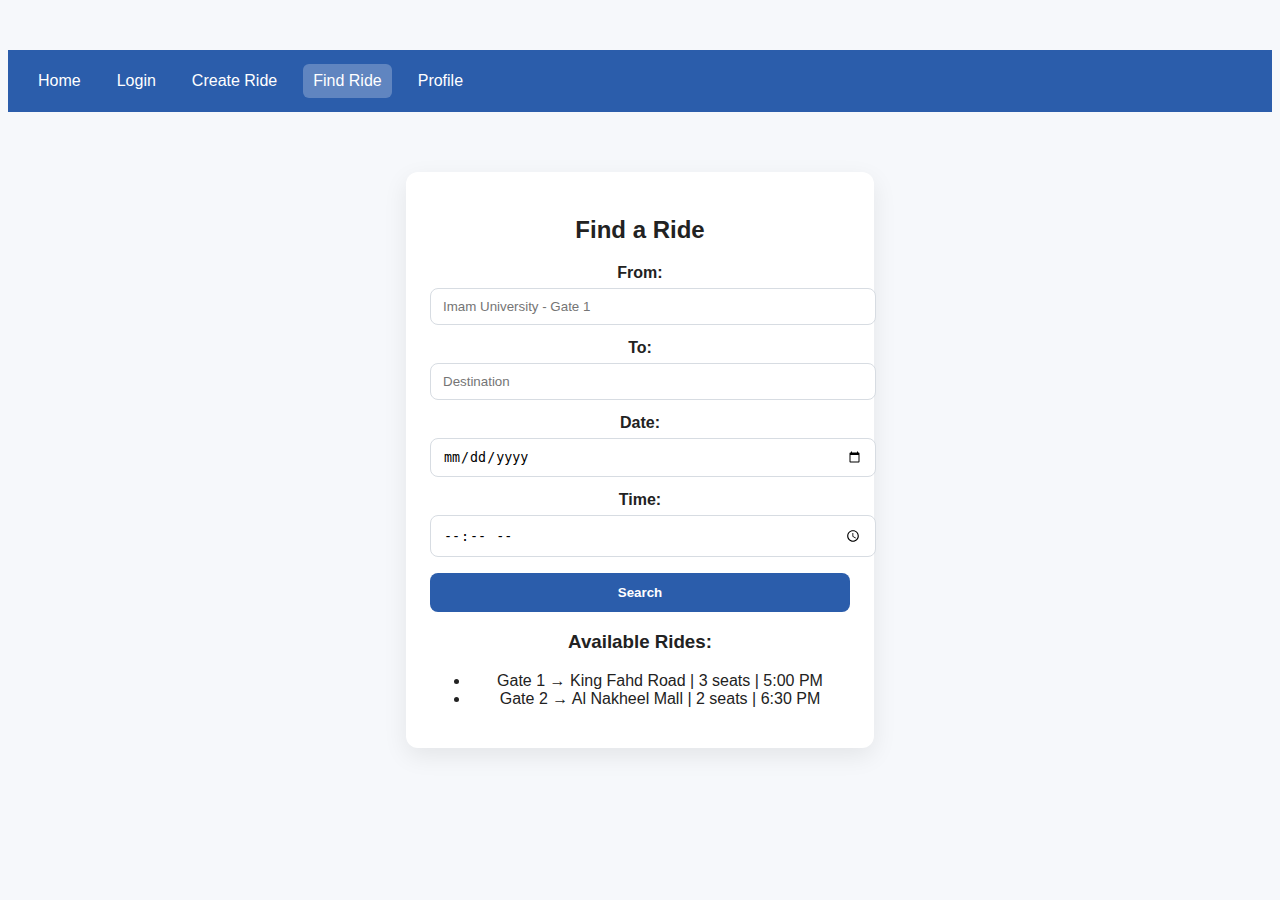
<file: find-ride.html>
<!DOCTYPE html>
<html lang="en">
<head>
  <meta charset="UTF-8">
  <title>CampusRide - Find Ride</title>
  <link rel="stylesheet" href="style.css">
</head>
<body>
  <nav class="top-nav">
    <a href="index.html">Home</a>
    <a href="login.html">Login</a>
    <a href="create-ride.html">Create Ride</a>
    <a href="find-ride.html" class="active">Find Ride</a>
    <a href="profile.html">Profile</a>
  </nav>

  <div class="container card">
    <h2>Find a Ride</h2>
    <form class="form">
      <label>From:</label>
      <input type="text" placeholder="Imam University - Gate 1" required>

      <label>To:</label>
      <input type="text" placeholder="Destination" required>

      <label>Date:</label>
      <input type="date" required>

      <label>Time:</label>
      <input type="time" required>

      <button type="submit" class="primary-btn">Search</button>
    </form>

    <div class="results">
      <h3>Available Rides:</h3>
      <ul>
        <li>Gate 1 → King Fahd Road | 3 seats | 5:00 PM</li>
        <li>Gate 2 → Al Nakheel Mall | 2 seats | 6:30 PM</li>
      </ul>
    </div>
  </div>
</body>
</html>
</file>
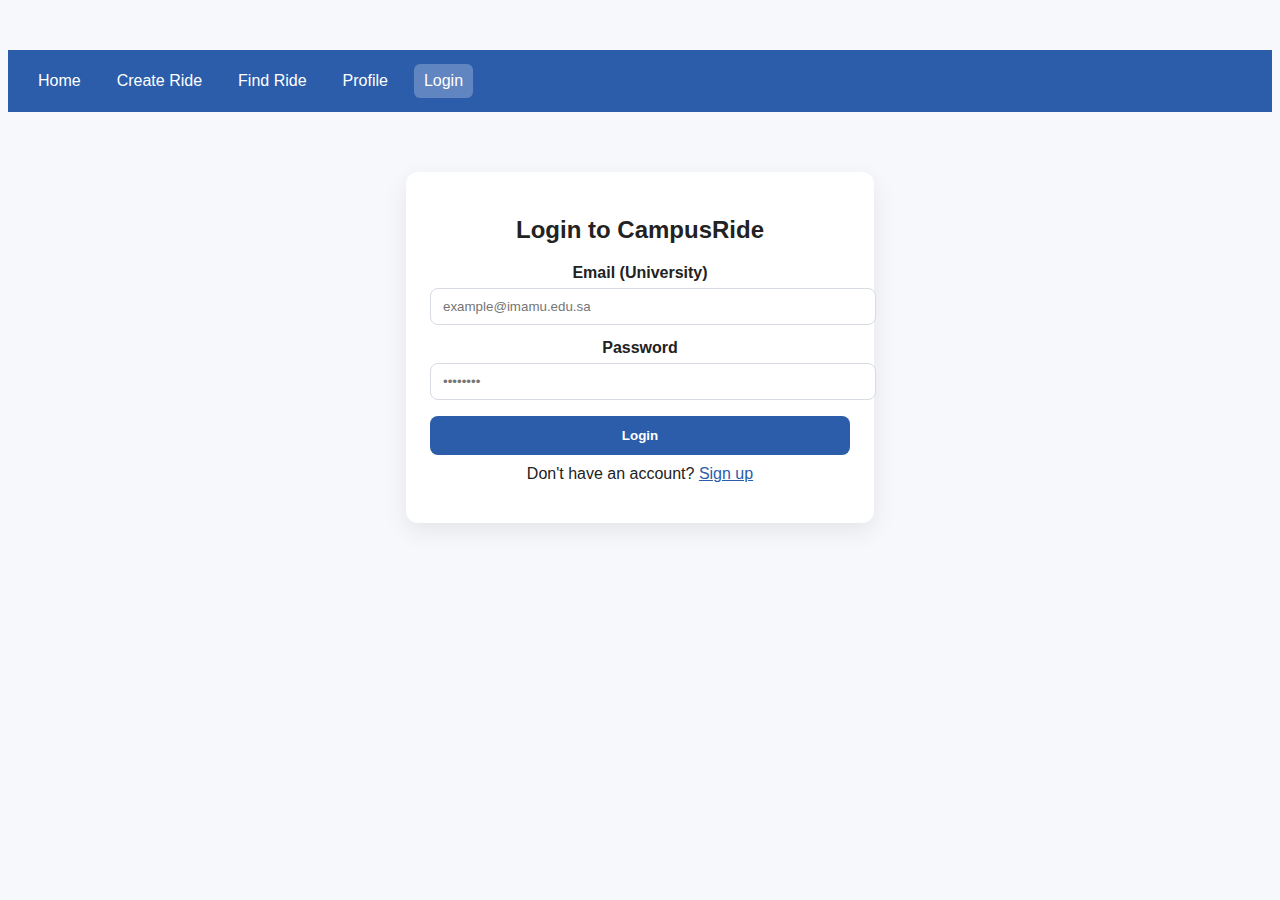
<file: login.html>
<!DOCTYPE html>
<html lang="en">
<head>
  <meta charset="UTF-8">
  <title>CampusRide - Login</title>
  <link rel="stylesheet" href="style.css">
</head>
<body>
  <nav class="top-nav">
    <a href="index.html">Home</a>
    <a href="create-ride.html">Create Ride</a>
    <a href="find-ride.html">Find Ride</a>
    <a href="profile.html">Profile</a>
    <a href="login.html" class="active">Login</a>
  </nav>

  <div class="container card">
    <h2>Login to CampusRide</h2>
    <form class="form">
      <label>Email (University)</label>
      <input type="email" placeholder="example@imamu.edu.sa" required>

      <label>Password</label>
      <input type="password" placeholder="••••••••" required>

      <button type="submit" class="primary-btn">Login</button>
      <p class="helper">Don't have an account? <a href="#">Sign up</a></p>
    </form>
  </div>
  <script>
  document.querySelector("form").addEventListener("submit", function(e) {
    e.preventDefault(); // prevent default form submission

    const email = document.querySelector("input[type='email']").value;
    const password = document.querySelector("input[type='password']").value;

    if (!email.endsWith("@imamu.edu.sa")) {
      alert("Please use a university email ending with @imamu.edu.sa");
      return;
    }

    if (password.length < 6) {
      alert("Password must be at least 6 characters");
      return;
    }

    // If everything is valid, redirect to Create Ride page
    window.location.href = "create-ride.html";
  });
</script>
  <script>
  document.querySelector("form").addEventListener("submit", function(e) {
    e.preventDefault();

    const email = document.querySelector("input[type='email']").value;
    const password = document.querySelector("input[type='password']").value;

    if (!email.endsWith("@imamu.edu.sa")) {
      alert("Please use a university email ending with @imamu.edu.sa");
      return;
    }

    if (password.length < 6) {
      alert("Password must be at least 6 characters");
      return;
    }

    // Show role selection
    const container = document.querySelector(".container");
    container.innerHTML = `
      <h2>Select your role</h2>
      <button id="driverBtn">Driver</button>
      <button id="passengerBtn">Passenger</button>
    `;

    document.getElementById("driverBtn").addEventListener("click", function() {
      window.location.href = "create-ride.html";
    });

    document.getElementById("passengerBtn").addEventListener("click", function() {
      window.location.href = "find-ride.html";
    });
  });
</script>
</body>
</html>
</file>
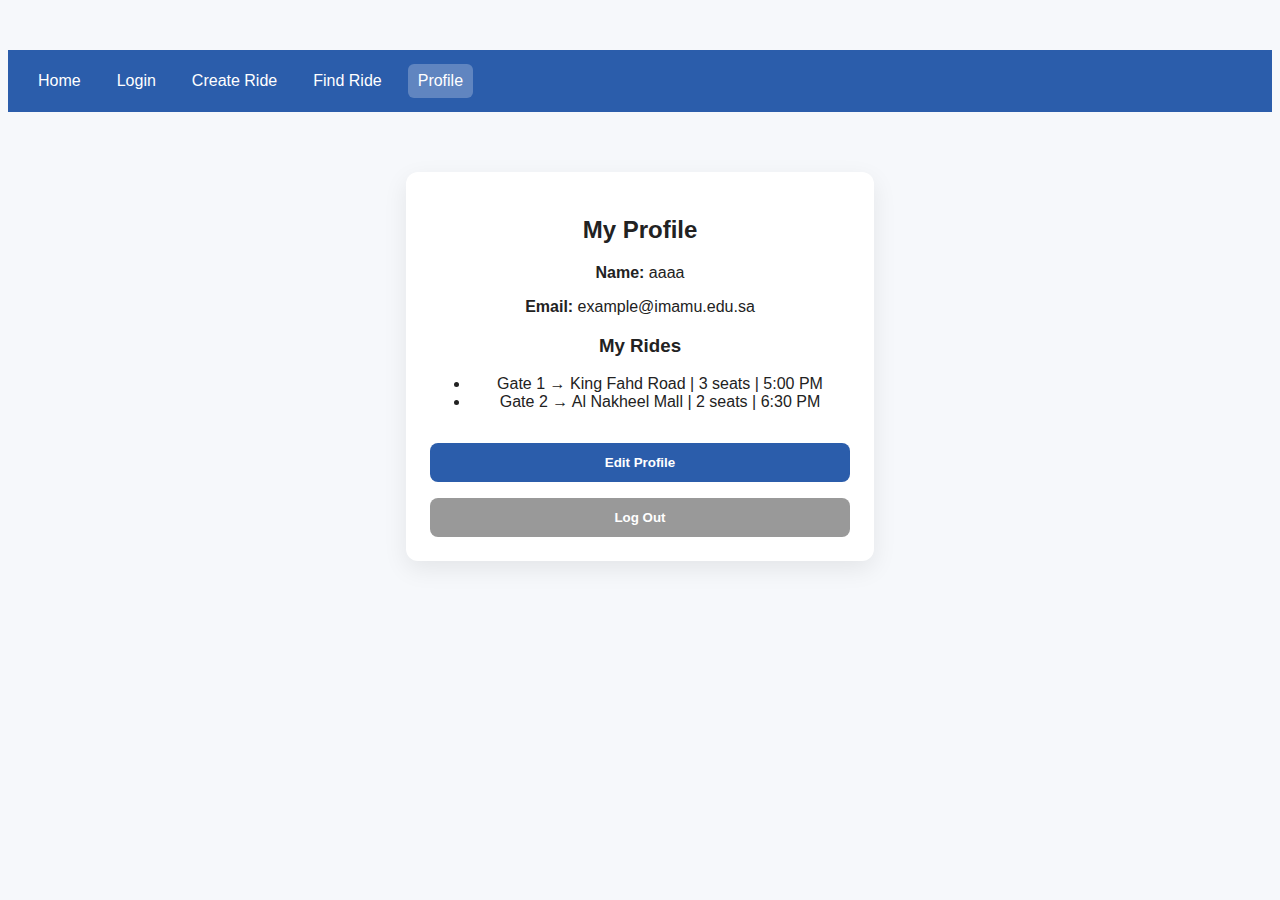
<file: profile.html>
<!DOCTYPE html>
<html lang="en">
<head>
  <meta charset="UTF-8">
  <title>CampusRide - Profile</title>
  <link rel="stylesheet" href="style.css">
</head>
<body>
  <nav class="top-nav">
    <a href="index.html">Home</a>
    <a href="login.html">Login</a>
    <a href="create-ride.html">Create Ride</a>
    <a href="find-ride.html">Find Ride</a>
    <a href="profile.html" class="active">Profile</a>
  </nav>

  <div class="container card">
    <h2>My Profile</h2>
    <p><strong>Name:</strong> aaaa</p>
    <p><strong>Email:</strong> example@imamu.edu.sa</p>

    <h3>My Rides</h3>
    <ul>
      <li>Gate 1 → King Fahd Road | 3 seats | 5:00 PM</li>
      <li>Gate 2 → Al Nakheel Mall | 2 seats | 6:30 PM</li>
    </ul>

    <button class="primary-btn">Edit Profile</button>
    <button class="primary-btn" style="background:#999;">Log Out</button>
  </div>
</body>
</html>
</file>
<file: style.css>
body {
  font-family: Arial, sans-serif;
  text-align: center;
  margin-top: 50px;
}
button {
  background-color: #2b5dab;
  color: white;
  padding: 10px 20px;
  border: none;
  border-radius: 5px;
}
/* Layout */
body {
  font-family: Arial, sans-serif;
  background: #f6f8fb;
  color: #222;
}

/* Top navigation */
.top-nav {
  display: flex;
  gap: 16px;
  padding: 14px 20px;
  background: #2b5dab;
}
.top-nav a {
  color: #fff;
  text-decoration: none;
  padding: 8px 10px;
  border-radius: 6px;
}
.top-nav a:hover {
  background: rgba(255,255,255,0.15);
}
.top-nav .active {
  background: rgba(255,255,255,0.25);
}

/* Card + container */
.container {
  max-width: 420px;
  margin: 60px auto;
  padding: 0 16px;
}
.card {
  background: #fff;
  border-radius: 12px;
  box-shadow: 0 8px 24px rgba(0,0,0,0.08);
  padding: 24px;
}

/* Form */
.form label {
  display: block;
  margin: 14px 0 6px;
  font-weight: bold;
}
.form input {
  width: 100%;
  padding: 10px 12px;
  border: 1px solid #d7dce2;
  border-radius: 8px;
  outline: none;
}
.form input:focus {
  border-color: #2b5dab;
  box-shadow: 0 0 0 3px rgba(43,93,171,0.15);
}
.primary-btn {
  width: 100%;
  margin-top: 16px;
  background: #2b5dab;
  color: #fff;
  border: none;
  padding: 12px;
  border-radius: 8px;
  cursor: pointer;
  font-weight: bold;
}
.primary-btn:hover {
  background: #234a8f;
}
.helper {
  text-align: center;
  margin-top: 10px;
}
.helper a { color: #2b5dab; }
</file>
